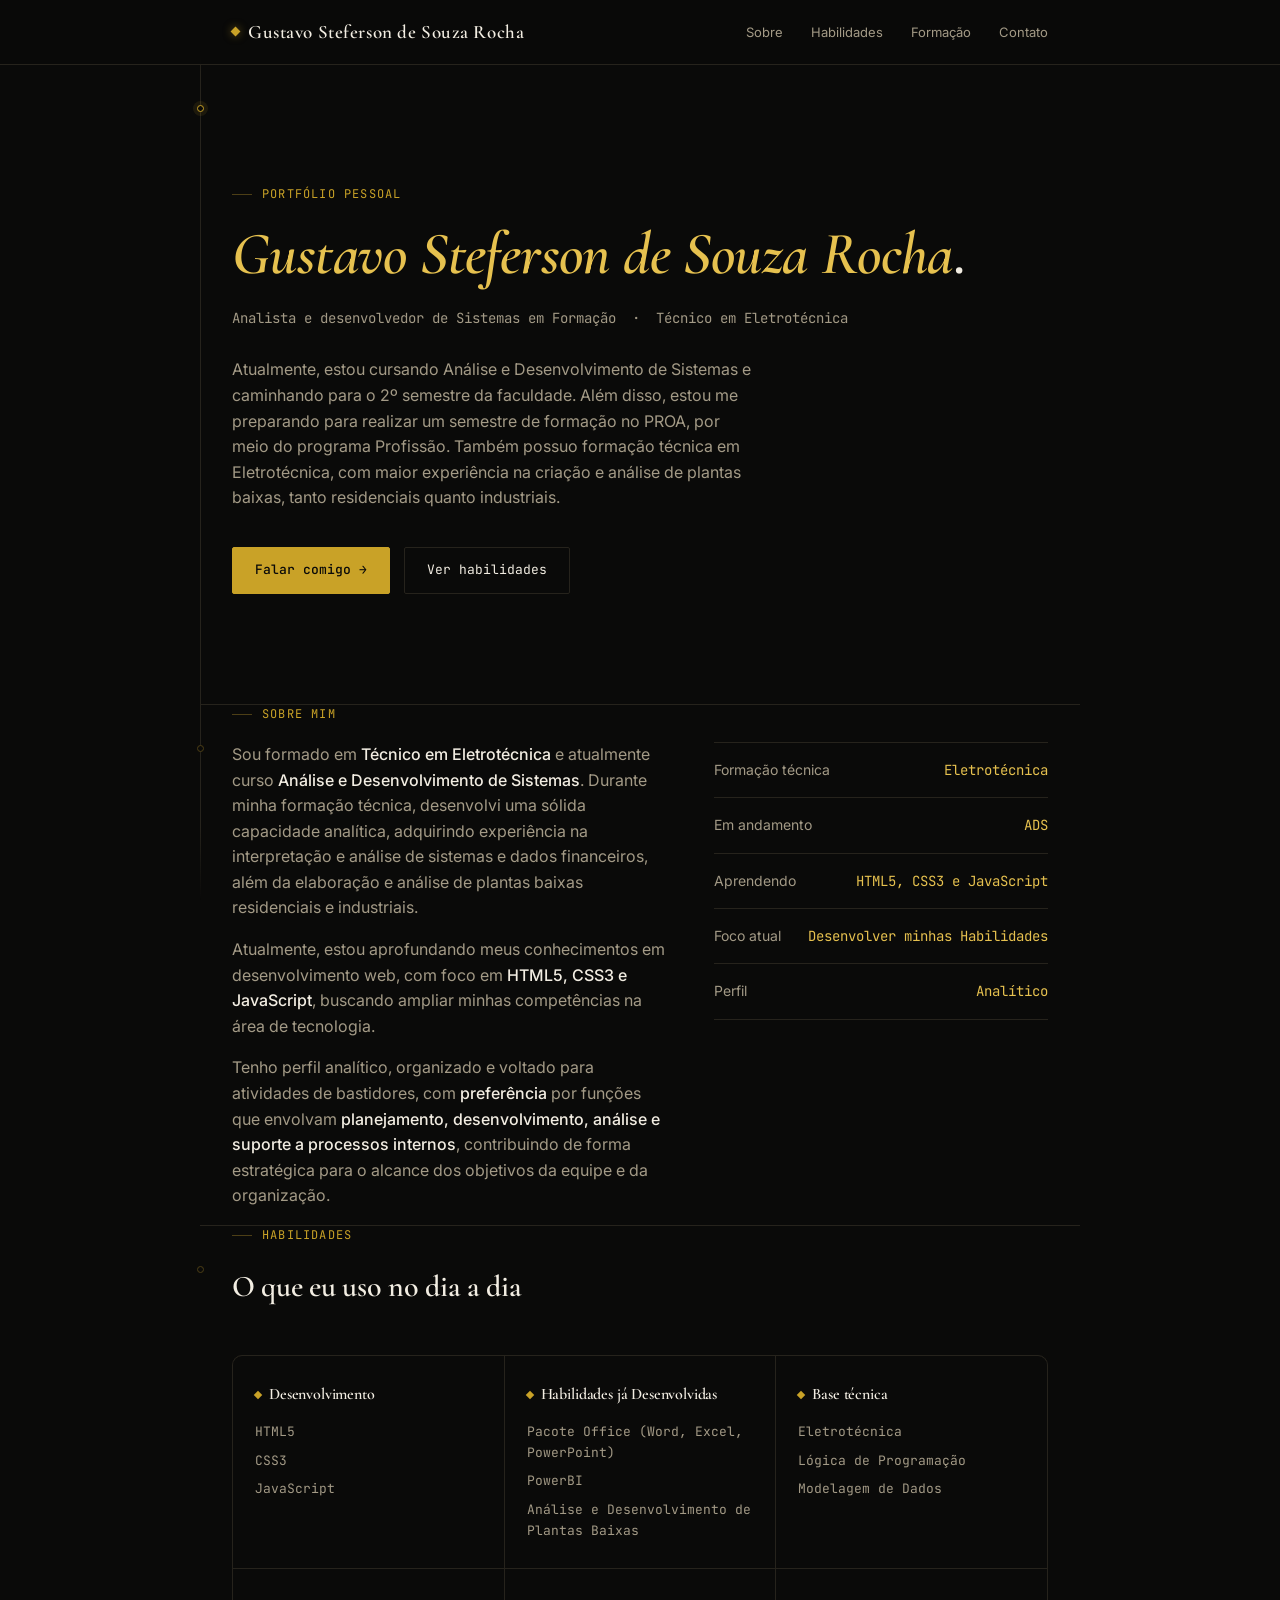
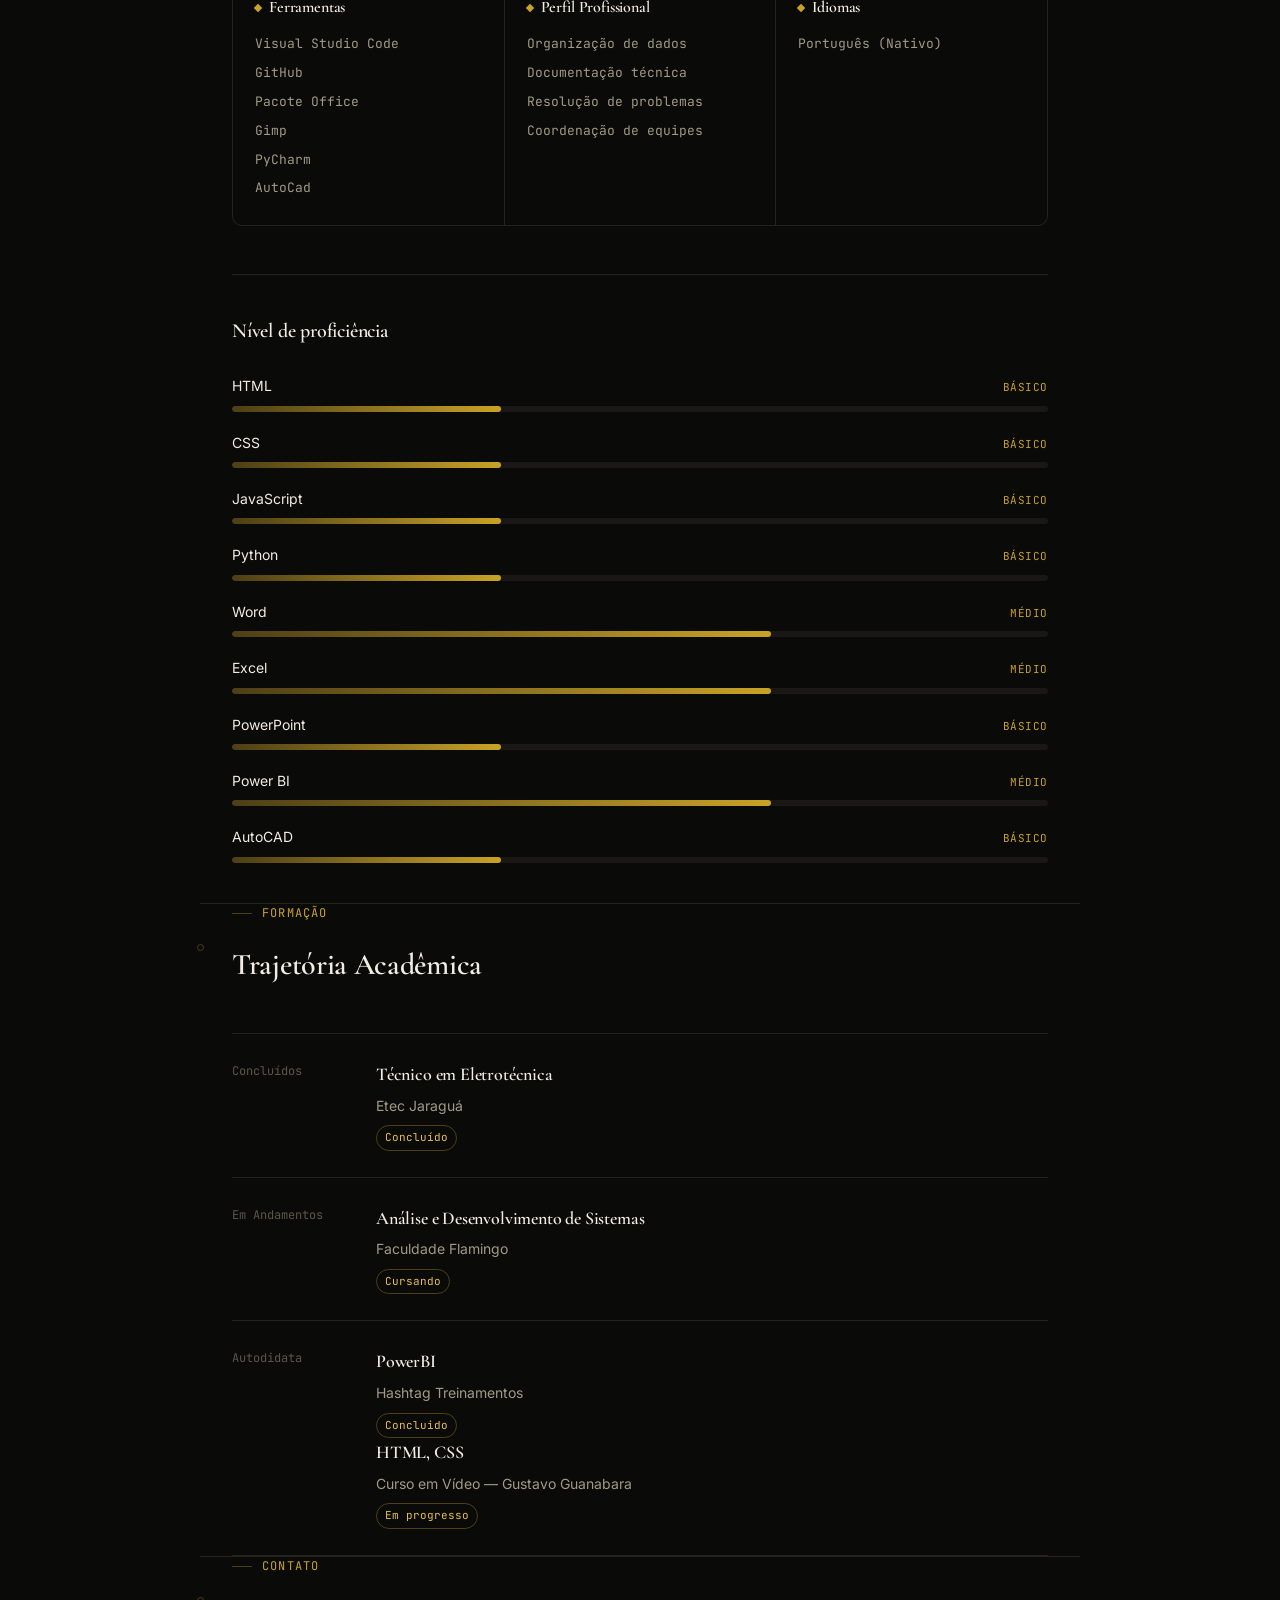
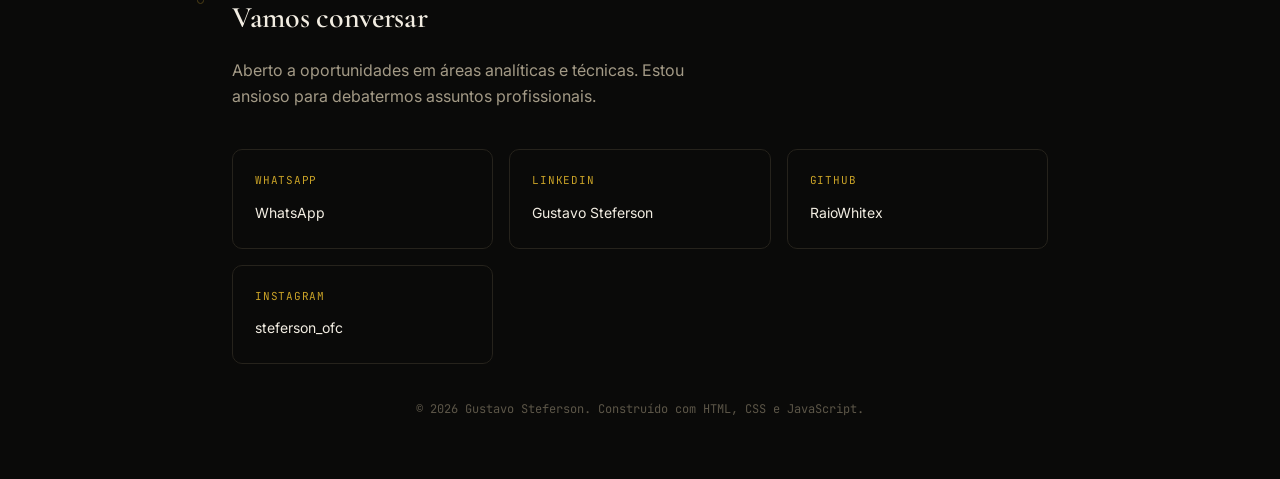
<file: portfolio.html>
<!DOCTYPE html>
<html lang="pt-BR">
<head>
<meta charset="UTF-8">
<meta name="viewport" content="width=device-width, initial-scale=1.0">
<title>Portfólio — Gustavo Steferon de Souza Rocha</title>
<link rel="preconnect" href="https://fonts.googleapis.com">
<link href="https://fonts.googleapis.com/css2?family=Cormorant+Garamond:ital,wght@0,500;0,600;1,600&family=Inter:wght@400;500;600&family=JetBrains+Mono:wght@400;500&display=swap" rel="stylesheet">
<link rel="stylesheet" href="styles.css">
</head>
<body>

<div class="trace" aria-hidden="true">
  <div class="trace-line"></div>
</div>

<header>
  <nav class="wrap">
    <div class="logo">Gustavo Steferson de Souza Rocha</div>
    <div class="navlinks">
      <a href="#sobre">Sobre</a>
      <a href="#habilidades">Habilidades</a>
      <a href="#formacao">Formação</a>
      <a href="#contato">Contato</a>
    </div>
  </nav>
</header>

<main>

  <section class="hero wrap">
    <p class="eyebrow mono">Portfólio pessoal</p>
    <h1><span>Gustavo Steferson de Souza Rocha</span>.</h1>
    <p class="role mono">Analista e desenvolvedor de Sistemas em Formação &nbsp;·&nbsp; Técnico em Eletrotécnica</p>
    <p class="tagline">
      Atualmente, estou cursando Análise e Desenvolvimento de Sistemas e caminhando para o 2º semestre da faculdade. Além disso, estou me preparando para realizar um semestre de formação no PROA, por meio do programa Profissão. Também possuo formação técnica em Eletrotécnica, com maior experiência na criação e análise de plantas baixas, tanto residenciais quanto industriais.
    </p>
    <div class="hero-actions">
      <a class="btn primary" href="#contato">Falar comigo →</a>
      <a class="btn ghost" href="#habilidades">Ver habilidades</a>
    </div>
  </section>

  <section id="sobre" class="wrap">
    <p class="eyebrow reveal">Sobre mim</p>
    <div class="about-grid reveal">
      <div>  
          <p>Sou formado em <strong>Técnico em Eletrotécnica</strong> e atualmente curso <strong>Análise e Desenvolvimento de Sistemas</strong>. Durante minha formação técnica, desenvolvi uma sólida capacidade analítica, adquirindo experiência na interpretação e análise de sistemas e dados financeiros, além da elaboração e análise de plantas baixas residenciais e industriais.</p>
          
          <p>Atualmente, estou aprofundando meus conhecimentos em desenvolvimento web, com foco em <strong>HTML5, CSS3 e JavaScript</strong>, buscando ampliar minhas competências na área de tecnologia.</p>
          
          <p>Tenho perfil analítico, organizado e voltado para atividades de bastidores, com <strong>preferência</strong> por funções que envolvam <strong>planejamento, desenvolvimento, análise e suporte a processos internos</strong>, contribuindo de forma estratégica para o alcance dos objetivos da equipe e da organização.</p>
      </div>
      <div class="stat-list">
        <div><span>Formação técnica</span><span>Eletrotécnica</span></div>
        <div><span>Em andamento</span><span>ADS</span></div>
        <div><span>Aprendendo</span><span>HTML5, CSS3 e JavaScript</span></div>
        <div><span>Foco atual</span><span>Desenvolver minhas Habilidades</span></div>
        <div><span>Perfil</span><span>Analítico</span></div>
      </div>
    </div>
  </section>

  <section id="habilidades" class="wrap">
    <p class="eyebrow reveal">Habilidades</p>
    <h2 class="reveal">O que eu uso no dia a dia</h2>
    <div class="skills-grid reveal">
      <div class="skill-card">
        <h3>Desenvolvimento</h3>
        <ul>
          <li>HTML5</li>
          <li>CSS3</li>
          <li>JavaScript</li>
        </ul>
      </div>
      <div class="skill-card">
        <h3>Habilidades já Desenvolvidas</h3>
        <ul>
          <li>Pacote Office (Word, Excel, PowerPoint)</li>
          <li>PowerBI</li>
          <li>Análise e Desenvolvimento de Plantas Baixas</li>
        </ul>
      </div>
      <div class="skill-card">
        <h3>Base técnica</h3>
        <ul>
          <li>Eletrotécnica</li>
          <li>Lógica de Programação</li>
          <li>Modelagem de Dados</li>
        </ul>
      </div>
      <div class="skill-card">
        <h3>Ferramentas</h3>
        <ul>
          <li>Visual Studio Code</li>
          <li>GitHub</li>
          <li>Pacote Office</li>
          <li>Gimp</li>
          <li>PyCharm</li>
          <li>AutoCad</li>
        </ul>
      </div>
      <div class="skill-card">
        <h3>Perfil Profissional</h3>
        <ul>
          <li>Organização de dados</li>
          <li>Documentação técnica</li>
          <li>Resolução de problemas</li>
          <li>Coordenação de equipes</li>
        </ul>
      </div>
      <div class="skill-card">
        <h3>Idiomas</h3>
        <ul>
          <li>Português (Nativo)</li>
        </ul>
      </div>
    </div>

    <div class="proficiency reveal">
      <h3 class="proficiency-title">Nível de proficiência</h3>
      <div class="skill-bar">
        <div class="skill-bar-top">
          <span class="skill-name">HTML</span>
          <span class="skill-level">Básico</span>
        </div>
        <div class="skill-track"><div class="skill-fill level-basico"></div></div>
      </div>
      <div class="skill-bar">
        <div class="skill-bar-top">
          <span class="skill-name">CSS</span>
          <span class="skill-level">Básico</span>
        </div>
        <div class="skill-track"><div class="skill-fill level-basico"></div></div>
      </div>
      <div class="skill-bar">
        <div class="skill-bar-top">
          <span class="skill-name">JavaScript</span>
          <span class="skill-level">Básico</span>
        </div>
        <div class="skill-track"><div class="skill-fill level-basico"></div></div>
      </div>
      <div class="skill-bar">
        <div class="skill-bar-top">
          <span class="skill-name">Python</span>
          <span class="skill-level">Básico</span>
        </div>
        <div class="skill-track"><div class="skill-fill level-basico"></div></div>
      </div>
      <div class="skill-bar">
        <div class="skill-bar-top">
          <span class="skill-name">Word</span>
          <span class="skill-level">Médio</span>
        </div>
        <div class="skill-track"><div class="skill-fill level-medio"></div></div>
      </div>
      <div class="skill-bar">
        <div class="skill-bar-top">
          <span class="skill-name">Excel</span>
          <span class="skill-level">Médio</span>
        </div>
        <div class="skill-track"><div class="skill-fill level-medio"></div></div>
      </div>
      <div class="skill-bar">
        <div class="skill-bar-top">
          <span class="skill-name">PowerPoint</span>
          <span class="skill-level">Básico</span>
        </div>
        <div class="skill-track"><div class="skill-fill level-basico"></div></div>
      </div>
      <div class="skill-bar">
        <div class="skill-bar-top">
          <span class="skill-name">Power BI</span>
          <span class="skill-level">Médio</span>
        </div>
        <div class="skill-track"><div class="skill-fill level-medio"></div></div>
      </div>
      <div class="skill-bar">
        <div class="skill-bar-top">
          <span class="skill-name">AutoCAD</span>
          <span class="skill-level">Básico</span>
        </div>
        <div class="skill-track"><div class="skill-fill level-basico"></div></div>
      </div>
    </div>
  </section>

  <section id="formacao" class="wrap">
    <p class="eyebrow reveal">Formação</p>
    <h2 class="reveal">Trajetória Acadêmica</h2>
    <div class="timeline reveal">
      <div class="tl-item">
        <div class="tl-date">Concluídos</div>
        <div class="tl-content">
          <h3>Técnico em Eletrotécnica</h3>
          <p>Etec Jaraguá</p>
          <span class="tl-status">Concluído</span>
        </div>
      </div>
      <div class="tl-item">
        <div class="tl-date">Em Andamentos</div>
        <div class="tl-content">
          <h3>Análise e Desenvolvimento de Sistemas</h3>
          <p>Faculdade Flamingo</p>
          <span class="tl-status">Cursando</span>
        </div>
      </div>
      <div class="tl-item">
        <div class="tl-date">Autodidata</div>
        <div class="tl-content">
          <h3>PowerBI</h3>
          <p>Hashtag Treinamentos</p>
          <span class="tl-status">Concluido</span>
          <h3>HTML, CSS</h3>
          <p>Curso em Vídeo — Gustavo Guanabara</p>
          <span class="tl-status">Em progresso</span>
        </div>
      </div>
    </div>
  </section>

  <section id="contato" class="wrap contact">
    <div class="contact-inner">
      <p class="eyebrow reveal">Contato</p>
      <h2 class="reveal">Vamos conversar</h2>
      <p class="lead reveal">
        Aberto a oportunidades em áreas analíticas e técnicas. Estou ansioso para debatermos assuntos profissionais.
      </p>
      <div class="contact-grid reveal">
        <a class="contact-card" href="https://wa.me/5511933914350">
          <span class="label">WhatsApp</span>
          <span class="value">WhatsApp</span>
        </a>
        <a class="contact-card" href="https://www.linkedin.com/in/gustavo-steferson-1896263a8/" target="_blank" rel="noopener">
          <span class="label">LinkedIn</span>
          <span class="value">Gustavo Steferson</span>
        </a>
        <a class="contact-card" href="https://github.com/RaioWhitex" target="_blank" rel="noopener">
          <span class="label">GitHub</span>
          <span class="value">RaioWhitex</span>
        </a>
        <a class="contact-card" href="https://www.instagram.com/steferson_ofc" target="_blank" rel="noopener">
          <span class="label">Instagram</span>
          <span class="value">steferson_ofc</span>
        </a>
      </div>
    </div>
  </section>

</main>

<footer>
  © <span id="year"></span> Gustavo Steferson. Construído com HTML, CSS e JavaScript.
</footer>

<script src="script.js"></script>
</body>
</html>
</file>
<file: styles.css>
:root{
  --bg:#0a0a09;
  --bg-elev:#131210;
  --bg-elev-2:#1a1815;
  --text:#f2ede2;
  --text-muted:#a39a86;
  --text-faint:#5c5648;
  --gold:#c9a227;
  --gold-bright:#e6c14f;
  --gold-dim:#4d3f16;
  --border:#26231c;
  --radius:10px;
}

*{ margin:0; padding:0; box-sizing:border-box; }

html{ scroll-behavior:smooth; }

body{
  background:var(--bg);
  color:var(--text);
  font-family:'Inter', sans-serif;
  line-height:1.6;
  -webkit-font-smoothing:antialiased;
  overflow-x:hidden;
}

h1,h2,h3{
  font-family:'Cormorant Garamond', serif;
  font-weight:600;
  letter-spacing:-0.01em;
}

.mono{
  font-family:'JetBrains Mono', monospace;
}

a{ color:inherit; text-decoration:none; }

::selection{ background:var(--gold-dim); color:var(--text); }

/* ---------- Layout shell ---------- */
.wrap{
  max-width:880px;
  margin:0 auto;
  padding:0 32px;
}

/* ---------- Gold trace signature ---------- */
.trace{
  position:fixed;
  top:0;
  left:50%;
  transform:translateX(-440px);
  width:2px;
  height:100%;
  z-index:0;
  pointer-events:none;
}
.trace-line{
  position:absolute;
  left:0;
  top:0;
  width:1px;
  height:100%;
  background:linear-gradient(to bottom, transparent 0%, var(--border) 8%, var(--border) 92%, transparent 100%);
}
.trace-node{
  position:absolute;
  left:-3px;
  width:7px;
  height:7px;
  border-radius:50%;
  background:var(--bg);
  border:1px solid var(--gold-dim);
  transition:border-color .3s ease, box-shadow .3s ease;
}
.trace-node.active{
  border-color:var(--gold);
  box-shadow:0 0 0 4px rgba(201,162,39,0.1);
}

@media (max-width:900px){
  .trace{ display:none; }
}

/* ---------- Nav ---------- */
header{
  position:sticky;
  top:0;
  z-index:10;
  background:rgba(10,10,9,0.88);
  backdrop-filter:blur(10px);
  border-bottom:1px solid var(--border);
}
nav.wrap{
  display:flex;
  align-items:center;
  justify-content:space-between;
  height:64px;
}
.logo{
  font-family:'Cormorant Garamond', serif;
  font-weight:600;
  font-size:19px;
  letter-spacing:0.03em;
  display:flex;
  align-items:center;
  gap:9px;
}
.logo::before{
  content:'';
  width:7px;
  height:7px;
  transform:rotate(45deg);
  background:var(--gold);
  box-shadow:0 0 8px rgba(201,162,39,0.5);
}
.navlinks{
  display:flex;
  gap:28px;
  font-size:13px;
  color:var(--text-muted);
}
.navlinks a{
  transition:color .2s ease;
}
.navlinks a:hover{ color:var(--gold-bright); }

@media (max-width:640px){
  .navlinks{ display:none; }
}

/* ---------- Section base ---------- */
section{
  position:relative;
  padding:96px 0;
  border-bottom:1px solid var(--border);
}
section:last-of-type{ border-bottom:none; }

.eyebrow{
  font-family:'JetBrains Mono', monospace;
  font-size:12px;
  color:var(--gold);
  letter-spacing:0.1em;
  text-transform:uppercase;
  display:flex;
  align-items:center;
  gap:10px;
  margin-bottom:18px;
}
.eyebrow::before{
  content:'';
  width:20px;
  height:1px;
  background:var(--gold-dim);
}

/* ---------- Hero ---------- */
.hero{
  padding-top:120px;
  padding-bottom:110px;
}
.hero h1{
  font-size:clamp(38px, 6vw, 60px);
  line-height:1.08;
  margin-bottom:20px;
}
.hero h1 span{
  color:var(--gold-bright);
  font-style:italic;
}
.hero p.role{
  font-family:'JetBrains Mono', monospace;
  font-size:14px;
  color:var(--text-muted);
  margin-bottom:28px;
}
.hero p.tagline{
  max-width:520px;
  color:var(--text-muted);
  font-size:16px;
  margin-bottom:36px;
}
.hero-actions{
  display:flex;
  gap:14px;
  flex-wrap:wrap;
}
.btn{
  font-family:'JetBrains Mono', monospace;
  font-size:13px;
  padding:12px 22px;
  border-radius:2px;
  border:1px solid var(--border);
  transition:border-color .2s ease, background .2s ease, transform .2s ease, color .2s ease;
  display:inline-flex;
  align-items:center;
  gap:8px;
}
.btn.primary{
  background:var(--gold);
  color:#0a0a09;
  border-color:var(--gold);
  font-weight:500;
}
.btn.primary:hover{
  background:var(--gold-bright);
  border-color:var(--gold-bright);
  transform:translateY(-1px);
}
.btn.ghost:hover{
  border-color:var(--gold-dim);
  color:var(--gold-bright);
}

/* ---------- About ---------- */
.about-grid{
  display:grid;
  grid-template-columns:1.3fr 1fr;
  gap:48px;
}
.about-grid p{
  color:var(--text-muted);
  margin-bottom:16px;
}
.about-grid p strong{ color:var(--text); font-weight:500; }

.stat-list{
  display:flex;
  flex-direction:column;
  gap:0;
  border-top:1px solid var(--border);
}
.stat-list div{
  display:flex;
  justify-content:space-between;
  padding:16px 0;
  border-bottom:1px solid var(--border);
  font-size:14px;
}
.stat-list span:first-child{ color:var(--text-muted); }
.stat-list span:last-child{
  font-family:'JetBrains Mono', monospace;
  color:var(--gold-bright);
}

@media (max-width:720px){
  .about-grid{ grid-template-columns:1fr; }
}

/* ---------- Skills ---------- */
h2{
  font-size:30px;
  margin-bottom:44px;
}
.skills-grid{
  display:grid;
  grid-template-columns:repeat(3, 1fr);
  gap:1px;
  background:var(--border);
  border:1px solid var(--border);
  border-radius:var(--radius);
  overflow:hidden;
}
.skill-card{
  background:var(--bg);
  padding:26px 22px;
  transition:background .25s ease;
}
.skill-card:hover{ background:var(--bg-elev); }
.skill-card h3{
  font-size:16px;
  margin-bottom:14px;
  color:var(--text);
  display:flex;
  align-items:center;
  gap:8px;
}
.skill-card h3::before{
  content:'';
  width:6px;
  height:6px;
  transform:rotate(45deg);
  background:var(--gold);
}
.skill-card ul{
  list-style:none;
  display:flex;
  flex-direction:column;
  gap:8px;
}
.skill-card li{
  font-size:13px;
  color:var(--text-muted);
  font-family:'JetBrains Mono', monospace;
}

@media (max-width:720px){
  .skills-grid{ grid-template-columns:1fr; }
}

/* ---------- Proficiency bars ---------- */
.proficiency{
  margin-top:48px;
  margin-bottom: 40px;
  padding-top:40px;
  border-top:1px solid var(--border);
}
.proficiency-title{
  font-family:'Cormorant Garamond', serif;
  font-size:20px;
  font-weight:600;
  color:var(--text);
  margin-bottom:28px;
}
.skill-bar{
  margin-bottom:20px;
}
.skill-bar:last-child{ margin-bottom:0; }
.skill-bar-top{
  display:flex;
  justify-content:space-between;
  align-items:baseline;
  margin-bottom:8px;
}
.skill-name{
  font-size:14px;
  color:var(--text);
}
.skill-level{
  font-family:'JetBrains Mono', monospace;
  font-size:11px;
  letter-spacing:0.05em;
  text-transform:uppercase;
  color:var(--gold);
}
.skill-track{
  width:100%;
  height:6px;
  background:var(--bg-elev-2);
  border-radius:4px;
  overflow:hidden;
}
.skill-fill{
  height:100%;
  border-radius:4px;
  background:linear-gradient(to right, var(--gold-dim), var(--gold));
  transform-origin:left;
  transform:scaleX(0);
  transition:transform 1s ease;
}
.proficiency.in .skill-fill{ transform:scaleX(1); }
.skill-fill.level-basico{ width:33%; }
.skill-fill.level-medio{ width:66%; }
.skill-fill.level-avancado{ width:100%; }

/* ---------- Education timeline ---------- */
.timeline{
  display:flex;
  flex-direction:column;
}
.tl-item{
  display:grid;
  grid-template-columns:120px 1fr;
  gap:24px;
  padding:26px 0;
  border-top:1px solid var(--border);
}
.tl-item:last-child{ border-bottom:1px solid var(--border); }
.tl-date{
  font-family:'JetBrains Mono', monospace;
  font-size:12px;
  color:var(--text-faint);
  padding-top:2px;
}
.tl-status{
  display:inline-block;
  margin-top:8px;
  font-size:11px;
  padding:3px 8px;
  border-radius:20px;
  border:1px solid var(--gold-dim);
  color:var(--gold-bright);
  font-family:'JetBrains Mono', monospace;
}
.tl-content h3{
  font-size:18px;
  margin-bottom:6px;
}
.tl-content p{
  font-size:14px;
  color:var(--text-muted);
}

/* ---------- Contact ---------- */
.contact-inner{
  text-align:left;
}
.contact h2{ margin-bottom:16px; }
.contact p.lead{
  color:var(--text-muted);
  max-width:480px;
  margin-bottom:40px;
}
.contact-grid{
  display:grid;
  grid-template-columns:repeat(3, 1fr);
  gap:16px;
}
.contact-card{
  border:1px solid var(--border);
  border-radius:var(--radius);
  padding:22px;
  transition:border-color .25s ease, transform .25s ease;
}
.contact-card:hover{
  border-color:var(--gold-dim);
  transform:translateY(-2px);
}
.contact-card .label{
  font-family:'JetBrains Mono', monospace;
  font-size:11px;
  color:var(--gold);
  text-transform:uppercase;
  letter-spacing:0.07em;
  margin-bottom:10px;
  display:block;
}
.contact-card .value{
  font-size:14px;
  color:var(--text);
}

@media (max-width:720px){
  .contact-grid{ grid-template-columns:1fr; }
}

footer{
  padding:36px 0 60px;
  text-align:center;
  font-family:'JetBrains Mono', monospace;
  font-size:12px;
  color:var(--text-faint);
}

/* ---------- Reveal on scroll ---------- */
.reveal{
  opacity:0;
  transform:translateY(16px);
  transition:opacity .6s ease, transform .6s ease;
}
.reveal.in{
  opacity:1;
  transform:translateY(0);
}

@media (prefers-reduced-motion: reduce){
  html{ scroll-behavior:auto; }
  .reveal{ opacity:1; transform:none; transition:none; }
  .btn.primary:hover, .contact-card:hover{ transform:none; }
}

:focus-visible{
  outline:2px solid var(--gold);
  outline-offset:3px;
}
</file>
